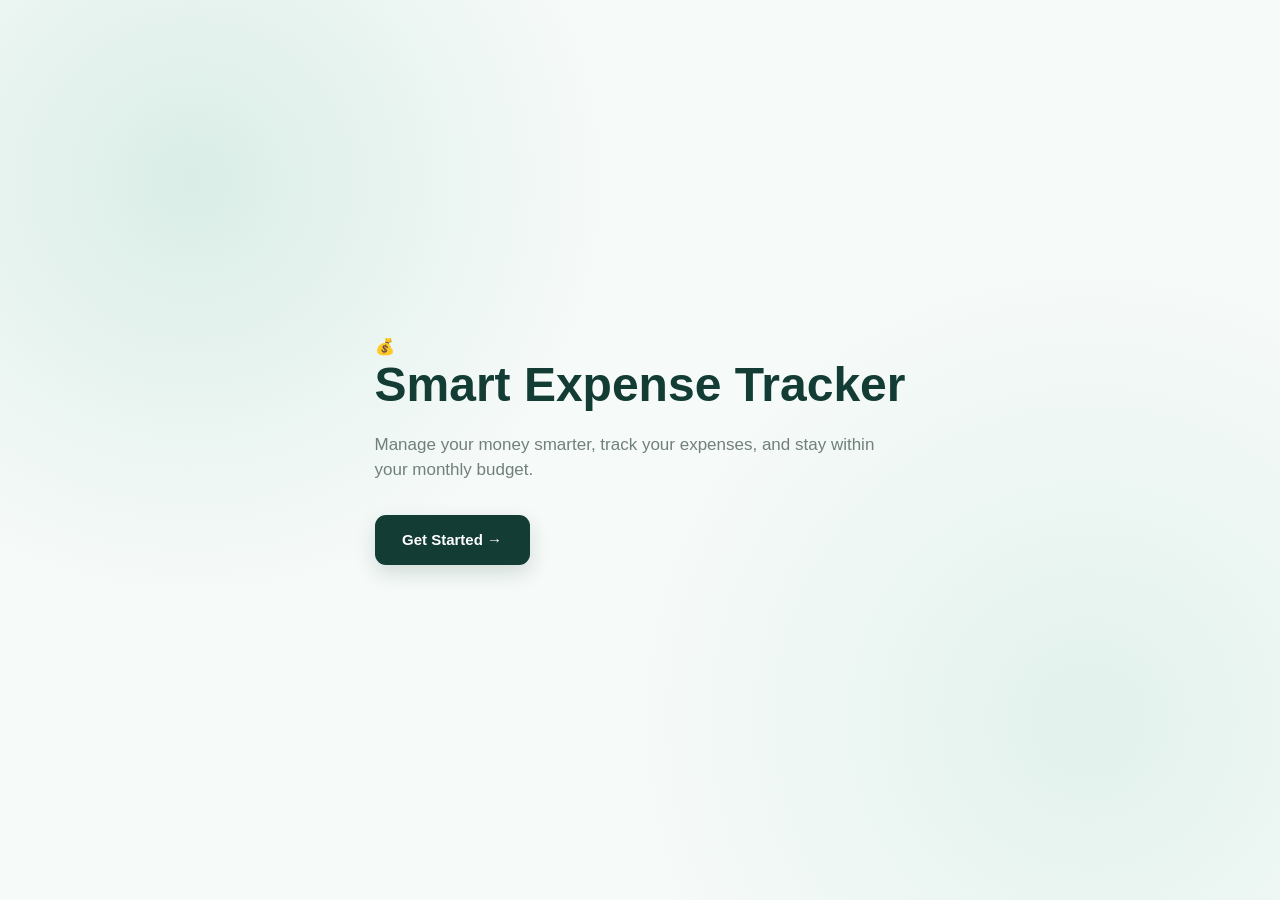
<file: index.html>
<!doctype html>
<html lang="en">
  <head>
    <meta charset="UTF-8" />
    <meta name="viewport" content="width=device-width, initial-scale=1.0" />

    <title>Smart Expense Tracker</title>

    <link rel="stylesheet" href="Style.css" />
  </head>

  <body>
    <!-- =========================
         LANDING PAGE
    ========================== -->

    <section class="landing-page">
      <div class="landing-content">
        <!-- App Logo -->
        <div class="app-logo">💰</div>

        <h1>Smart Expense Tracker</h1>

        <p>
          Manage your money smarter, track your expenses, and stay within your
          monthly budget.
        </p>

        <!-- Link styled as a button -->
        <a href="setup.html" class="primary-btn"> Get Started → </a>
      </div>
    </section>
  </body>
</html>
</file>
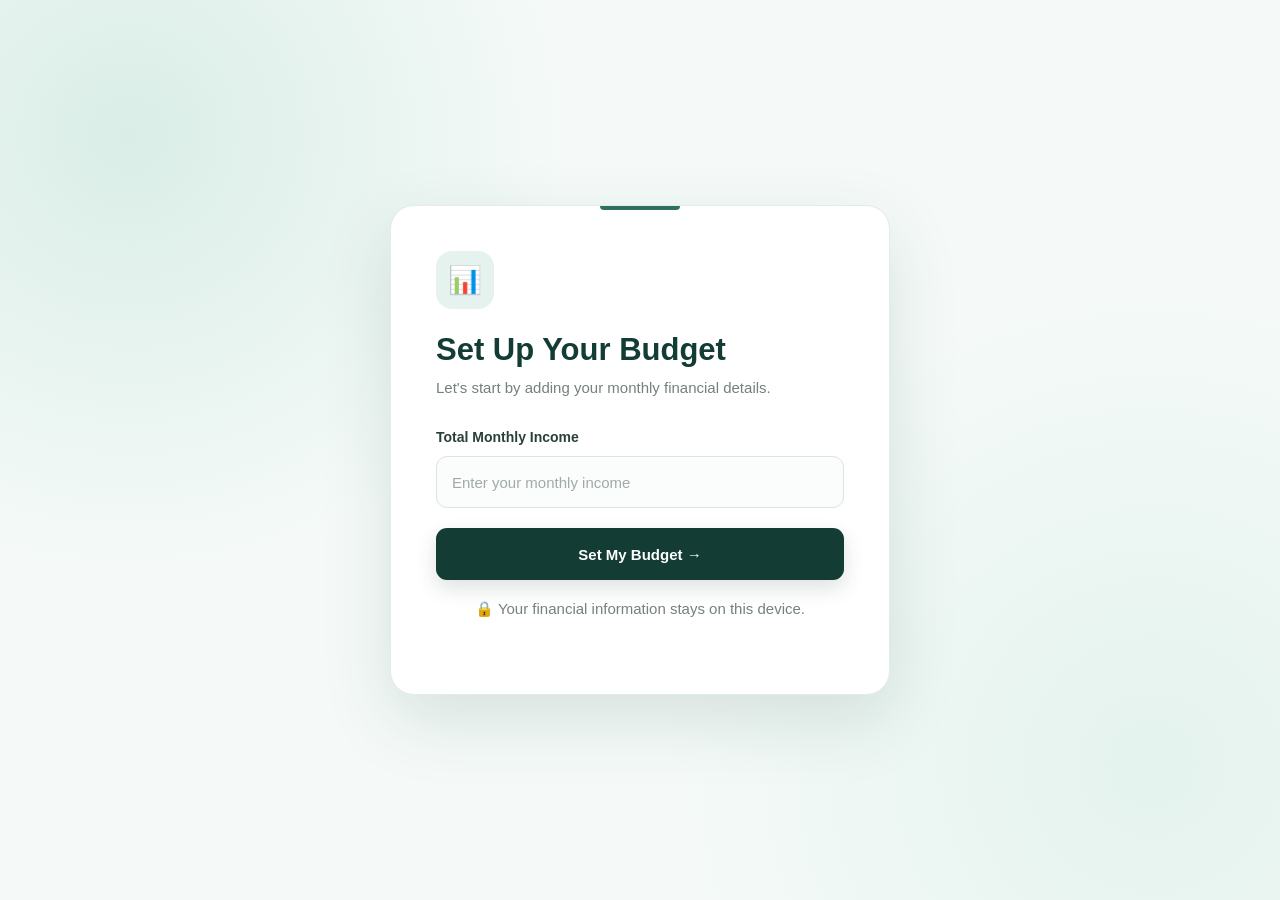
<file: setup.html>
<!doctype html>
<html lang="en">
  <head>
    <meta charset="UTF-8" />
    <meta name="viewport" content="width=device-width, initial-scale=1.0" />

    <title>Set Up Your Budget</title>

    <link rel="stylesheet" href="Style.css" />
  </head>

  <body class="setup-page">
    <div class="setup-container">
      <!-- Logo -->
      <div class="setup-logo">📊</div>

      <!-- Heading -->
      <h1>Set Up Your Budget</h1>

      <p class="setup-description">
        Let's start by adding your monthly financial details.
      </p>

      <!-- Budget Form -->
      <form id="budgetForm" action="dashboard.html" method="get">
        <!-- Monthly Income -->
        <div class="form-group">
          <label for="monthlyIncome"> Total Monthly Income </label>

          <input
            type="number"
            id="monthlyIncome"
            name="monthlyIncome"
            placeholder="Enter your monthly income"
            min="1"
            required
          />
        </div>

        <!-- Button -->
        <button type="submit" id="budgetButton">Set My Budget →</button>
      </form>

      <p class="setup-note">
        🔒 Your financial information stays on this device.
      </p>
    </div>

    <!-- Setup Page JavaScript -->
    <script>
      const budgetForm = document.getElementById("budgetForm");

      budgetForm.addEventListener("submit", function (event) {
        event.preventDefault();

        const incomeInput = document.getElementById("monthlyIncome");

        const income = Number(incomeInput.value);

        /* Validate income */

        if (income <= 0 || isNaN(income)) {
          alert("Please enter a valid monthly income.");

          return;
        }

        /* Save income */

        localStorage.setItem("monthlyIncome", income);

        /* Move to dashboard */

        window.location.href = "dashboard.html";
      });
    </script>
  </body>
</html>
</file>
<file: Style.css>
/* =========================================================
   SMART EXPENSE TRACKER
   COMPLETE STYLE.CSS
========================================================= */

/* =========================================================
   1. RESET
========================================================= */

* {
  margin: 0;
  padding: 0;
  box-sizing: border-box;
}

html {
  scroll-behavior: smooth;
}

body {
  font-family: "Segoe UI", Arial, Helvetica, sans-serif;
  color: #19352f;
  background: #f4f8f6;
  line-height: 1.5;
}

/* =========================================================
   2. COMMON
========================================================= */

button,
input,
select {
  font-family: inherit;
}

button {
  cursor: pointer;
}

a {
  text-decoration: none;
}

/* =========================================================
   3. LANDING PAGE
========================================================= */

body:has(a[href="setup.html"]) {
  min-height: 100vh;
  background:
    radial-gradient(
      circle at 15% 20%,
      rgba(184, 222, 210, 0.45),
      transparent 32%
    ),
    radial-gradient(
      circle at 85% 80%,
      rgba(210, 235, 226, 0.55),
      transparent 35%
    ),
    #f6faf8;
}

/* Main landing section */

.landing-page {
  min-height: 100vh;

  display: flex;
  align-items: center;
  justify-content: center;

  padding: 40px;
}

/* Landing card */

.landing-container {
  width: 100%;
  max-width: 1050px;

  min-height: 560px;

  display: grid;
  grid-template-columns: 1.05fr 0.95fr;

  background: #ffffff;

  border-radius: 28px;

  overflow: hidden;

  box-shadow: 0 25px 70px rgba(18, 60, 52, 0.12);

  border: 1px solid #e4eeea;
}

/* Landing left side */

.landing-content {
  padding: 70px;

  display: flex;
  flex-direction: column;
  justify-content: center;
}

/* Logo */

.logo {
  width: 60px;
  height: 60px;

  display: flex;
  align-items: center;
  justify-content: center;

  background: #e5f2ed;

  border-radius: 17px;

  font-size: 28px;

  margin-bottom: 28px;
}

/* Landing heading */

.landing-content h1 {
  color: #123c34;

  font-size: 48px;

  line-height: 1.1;

  margin-bottom: 20px;
}

.landing-content h1 span {
  color: #2f6f62;
}

/* Landing description */

.landing-content p {
  color: #71807b;

  font-size: 17px;

  max-width: 520px;

  margin-bottom: 32px;
}

/* =========================================================
   GET STARTED BUTTON
========================================================= */

.get-started-btn,
a[href="setup.html"] {
  display: inline-flex;

  align-items: center;
  justify-content: center;

  gap: 10px;

  width: fit-content;

  min-width: 155px;

  padding: 14px 24px;

  border: none;

  border-radius: 11px;

  background: #123c34;

  color: #ffffff !important;

  font-size: 15px;

  font-weight: 600;

  transition: all 0.25s ease;

  box-shadow: 0 8px 20px rgba(18, 60, 52, 0.16);
}

.get-started-btn:hover,
a[href="setup.html"]:hover {
  background: #2f6f62;

  color: #ffffff !important;

  transform: translateY(-2px);

  box-shadow: 0 12px 25px rgba(18, 60, 52, 0.22);
}

/* Landing right side */

.landing-image {
  min-height: 560px;

  background: linear-gradient(145deg, #dceee8, #eef7f3);

  display: flex;

  align-items: center;

  justify-content: center;

  position: relative;
}

/* Decorative shapes */

.landing-image::before {
  content: "";

  width: 240px;
  height: 240px;

  border-radius: 50%;

  background: rgba(255, 255, 255, 0.55);

  position: absolute;
}

.landing-image::after {
  content: "";

  width: 140px;
  height: 140px;

  border-radius: 28px;

  background: rgba(47, 111, 98, 0.12);

  position: absolute;

  transform: rotate(20deg);
}

.landing-icon {
  position: relative;

  z-index: 2;

  font-size: 105px;
}

/* =========================================================
   4. SETUP PAGE
========================================================= */

/*
   This selector also works with your existing setup.html
   even if it does NOT have a setup-page class.
*/

body:has(#budgetForm) {
  min-height: 100vh;

  background:
    radial-gradient(
      circle at 10% 15%,
      rgba(185, 222, 211, 0.45),
      transparent 32%
    ),
    radial-gradient(
      circle at 90% 85%,
      rgba(211, 235, 226, 0.5),
      transparent 35%
    ),
    #f5faf8;
}

/* Setup page */

.setup-page {
  min-height: 100vh;

  display: flex;

  align-items: center;

  justify-content: center;

  padding: 30px;
}

/* Existing setup body without setup-page class */

body:has(#budgetForm) {
  display: flex;

  align-items: center;

  justify-content: center;

  padding: 30px;
}

/* Setup card */

.setup-container {
  width: 100%;

  max-width: 500px;

  background: #ffffff;

  padding: 45px;

  border-radius: 24px;

  border: 1px solid #e2ece8;

  box-shadow: 0 25px 70px rgba(18, 60, 52, 0.13);

  position: relative;
}

/* Top decorative line */

.setup-container::before {
  content: "";

  position: absolute;

  top: 0;

  left: 50%;

  transform: translateX(-50%);

  width: 80px;

  height: 4px;

  background: #2f6f62;

  border-radius: 0 0 10px 10px;
}

/* Setup logo */

.setup-logo {
  width: 58px;

  height: 58px;

  display: flex;

  align-items: center;

  justify-content: center;

  background: #e6f2ee;

  border-radius: 16px;

  font-size: 27px;

  margin-bottom: 22px;
}

/* Setup title */

.setup-container h1 {
  color: #123c34;

  font-size: 31px;

  line-height: 1.2;

  margin-bottom: 8px;
}

/* Setup paragraph */

.setup-container > p,
.setup-description {
  color: #74817c;

  font-size: 15px;

  margin-bottom: 28px;
}

/* Setup form */

.setup-form,
#budgetForm {
  width: 100%;
}

/* Form groups */

.setup-form .form-group,
#budgetForm .form-group {
  margin-bottom: 20px;
}

/* Labels */

.setup-form label,
#budgetForm label {
  display: block;

  color: #294039;

  font-size: 14px;

  font-weight: 600;

  margin-bottom: 8px;
}

/* Setup inputs */

.setup-form input,
#budgetForm input {
  width: 100%;

  height: 52px;

  padding: 0 15px;

  border: 1px solid #d9e5e0;

  border-radius: 11px;

  background: #fbfcfc;

  color: #26332f;

  font-size: 15px;

  transition: all 0.2s ease;
}

.setup-form input:hover,
#budgetForm input:hover {
  border-color: #b8cec6;
}

.setup-form input:focus,
#budgetForm input:focus {
  outline: none;

  background: #ffffff;

  border-color: #2f6f62;

  box-shadow: 0 0 0 4px rgba(47, 111, 98, 0.1);
}

.setup-form input::placeholder,
#budgetForm input::placeholder {
  color: #a0aaa6;
}

/* Number input arrows */

#budgetForm input[type="number"]::-webkit-inner-spin-button,
#budgetForm input[type="number"]::-webkit-outer-spin-button {
  -webkit-appearance: none;
  margin: 0;
}

/* =========================================================
   SETUP BUTTON
========================================================= */

.setup-btn,
#budgetForm button {
  width: 100%;

  height: 52px;

  border: none;

  border-radius: 11px;

  background: #123c34;

  color: #ffffff;

  font-size: 15px;

  font-weight: 600;

  transition: all 0.25s ease;

  box-shadow: 0 8px 20px rgba(18, 60, 52, 0.15);
}

.setup-btn:hover,
#budgetForm button:hover {
  background: #2f6f62;

  transform: translateY(-2px);

  box-shadow: 0 12px 25px rgba(18, 60, 52, 0.2);
}

/* Remove old fixed expense field if it still exists */

#budgetForm .form-group:nth-child(2) {
  display: none;
}

/* Security note */

.setup-note {
  text-align: center;

  color: #899590;

  font-size: 12px;

  margin-top: 18px;
}

/* =========================================================
   5. DASHBOARD PAGE
========================================================= */

.dashboard-page {
  min-height: 100vh;

  background: #f4f8f6;
}

/* =========================================================
   6. DASHBOARD HEADER
========================================================= */

.dashboard-header {
  background: linear-gradient(135deg, #123c34, #1d5146);

  color: #ffffff;

  padding: 30px 7%;

  display: flex;

  align-items: center;

  justify-content: space-between;

  box-shadow: 0 5px 20px rgba(18, 60, 52, 0.12);
}

.dashboard-header h1 {
  font-size: 29px;

  font-weight: 700;

  letter-spacing: 0.2px;
}

.dashboard-header p {
  color: #d6e6e1;

  margin-top: 5px;

  font-size: 14px;
}

/* =========================================================
   7. DASHBOARD MAIN
========================================================= */

.dashboard-page main {
  width: 90%;

  max-width: 1250px;

  margin: 35px auto 50px;
}

/* =========================================================
   8. SUMMARY SECTION
========================================================= */

.summary-section {
  background: transparent;

  padding: 0;

  margin: 0 0 25px;

  box-shadow: none;

  display: grid;

  grid-template-columns: repeat(3, 1fr);

  gap: 20px;
}

/* Summary cards */

.summary-card {
  background: #ffffff;

  border: 1px solid #e3ece8;

  border-radius: 17px;

  padding: 24px;

  min-height: 125px;

  display: flex;

  align-items: center;

  gap: 16px;

  box-shadow: 0 8px 25px rgba(20, 50, 44, 0.06);

  transition: all 0.2s ease;
}

.summary-card:hover {
  transform: translateY(-3px);

  box-shadow: 0 12px 30px rgba(20, 50, 44, 0.09);
}

/* Card icons */

.card-icon {
  width: 52px;

  height: 52px;

  flex-shrink: 0;

  display: flex;

  align-items: center;

  justify-content: center;

  border-radius: 14px;

  background: #e8f3ef;

  font-size: 24px;
}

/* Summary label */

.summary-card p {
  color: #7a8782;

  font-size: 13px;

  margin-bottom: 5px;
}

/* Summary amount */

.summary-card h2 {
  color: #123c34;

  font-size: 25px;

  font-weight: 700;
}

/* Different card accents */

.income-card .card-icon {
  background: #e5f3eb;
}

.expense-card .card-icon {
  background: #f8ece8;
}

.balance-card .card-icon {
  background: #e7f0f6;
}

/* =========================================================
   9. GENERAL DASHBOARD SECTIONS
========================================================= */

.dashboard-page main > section:not(.summary-section) {
  background: #ffffff;

  border: 1px solid #e3ece8;

  border-radius: 17px;

  padding: 27px;

  margin-bottom: 25px;

  box-shadow: 0 7px 24px rgba(20, 50, 44, 0.055);
}

/* Section heading */

.section-heading {
  display: flex;

  align-items: center;

  justify-content: space-between;

  margin-bottom: 22px;
}

.section-heading h2 {
  color: #123c34;

  font-size: 21px;

  font-weight: 700;
}

.section-heading p {
  color: #7b8782;

  font-size: 13px;

  margin-top: 4px;
}

/* =========================================================
   10. FORM LAYOUT
========================================================= */

.expense-form {
  display: grid;

  grid-template-columns: repeat(2, 1fr);

  gap: 18px 20px;
}

/* Expense form group */

.expense-form .form-group {
  margin-bottom: 0;
}

/* Full width bill field */

.expense-form .form-group:last-of-type {
  grid-column: 1 / -1;
}

/* Add expense button */

.expense-form .add-expense-btn {
  grid-column: 1 / -1;

  justify-self: start;
}

/* =========================================================
   11. FORM CONTROLS
========================================================= */

.form-group label {
  display: block;

  color: #344640;

  font-size: 13px;

  font-weight: 600;

  margin-bottom: 7px;
}

.form-group input,
.form-group select {
  width: 100%;

  min-height: 45px;

  padding: 11px 13px;

  border: 1px solid #d9e4df;

  border-radius: 10px;

  background: #fbfcfc;

  color: #26332f;

  font-size: 14px;

  transition: all 0.2s ease;
}

.form-group input:focus,
.form-group select:focus {
  outline: none;

  border-color: #2f6f62;

  background: #ffffff;

  box-shadow: 0 0 0 3px rgba(47, 111, 98, 0.09);
}

/* =========================================================
   12. FILE / BILL INPUT
========================================================= */

input[type="file"] {
  padding: 8px;

  cursor: pointer;

  background: #fbfcfc;
}

input[type="file"]::file-selector-button {
  border: none;

  background: #e5f0ec;

  color: #123c34;

  padding: 8px 13px;

  border-radius: 8px;

  margin-right: 10px;

  font-size: 12px;

  font-weight: 600;

  cursor: pointer;
}

.form-group small {
  display: block;

  margin-top: 6px;

  color: #85918c;

  font-size: 12px;
}

/* =========================================================
   13. MAIN BUTTON
========================================================= */

.add-expense-btn {
  border: none;

  background: #123c34;

  color: #ffffff;

  padding: 12px 22px;

  border-radius: 10px;

  font-size: 14px;

  font-weight: 600;

  transition: all 0.2s ease;

  box-shadow: 0 6px 15px rgba(18, 60, 52, 0.13);
}

.add-expense-btn:hover {
  background: #2f6f62;

  transform: translateY(-2px);
}

/* =========================================================
   14. BUDGET WARNING
========================================================= */

.budget-warning {
  background: #ffffff;
}

.budget-status-card {
  display: flex;

  align-items: center;

  gap: 15px;

  padding: 18px 20px;

  border-radius: 13px;

  background: linear-gradient(135deg, #f3f8f5, #f8fbfa);

  border: 1px solid #e0ebe6;
}

.budget-status-icon {
  width: 47px;

  height: 47px;

  flex-shrink: 0;

  display: flex;

  align-items: center;

  justify-content: center;

  border-radius: 50%;

  background: #e4f0eb;

  font-size: 21px;
}

.budget-status-card h3 {
  color: #123c34;

  font-size: 17px;

  margin-bottom: 3px;
}

.budget-status-card p {
  color: #737f7a;

  font-size: 13px;
}

/* =========================================================
   15. CATEGORY BUDGET
========================================================= */

.budget-limit-form {
  display: grid;

  grid-template-columns: 1fr 1fr auto;

  align-items: end;

  gap: 18px;
}

.budget-limit-list {
  display: grid;

  grid-template-columns: repeat(3, 1fr);

  gap: 15px;

  margin-top: 22px;
}

.budget-card {
  background: #f8faf9;

  border: 1px solid #e0eae6;

  border-radius: 13px;

  padding: 18px;

  transition: 0.2s ease;
}

.budget-card:hover {
  transform: translateY(-2px);

  box-shadow: 0 7px 18px rgba(20, 50, 44, 0.07);
}

.budget-card h3 {
  color: #123c34;

  font-size: 16px;

  margin-bottom: 10px;
}

.budget-card p {
  color: #727f79;

  font-size: 13px;

  margin-bottom: 4px;
}

.budget-remaining {
  color: #2f6f62 !important;

  font-weight: 600;
}

.budget-exceeded {
  color: #c44949 !important;

  font-weight: 600;
}

/* =========================================================
   16. SEARCH AND FILTER
========================================================= */

.search-filter {
  display: flex;

  gap: 15px;

  margin-bottom: 20px;
}

.search-filter input {
  flex: 1;

  min-height: 45px;

  padding: 11px 14px;

  border: 1px solid #d9e4df;

  border-radius: 10px;

  background: #fbfcfc;

  font-size: 14px;
}

.search-filter input:focus {
  outline: none;

  border-color: #2f6f62;

  box-shadow: 0 0 0 3px rgba(47, 111, 98, 0.09);
}

.search-filter select {
  width: 220px;

  min-height: 45px;

  padding: 10px 13px;

  border: 1px solid #d9e4df;

  border-radius: 10px;

  background: #fbfcfc;

  color: #26332f;
}

/* =========================================================
   17. EXPENSE TABLE
========================================================= */

.table-container {
  width: 100%;

  overflow-x: auto;
}

table {
  width: 100%;

  border-collapse: separate;

  border-spacing: 0;

  min-width: 700px;
}

thead {
  background: #edf4f1;
}

th {
  padding: 14px 15px;

  text-align: left;

  color: #456058;

  font-size: 12px;

  font-weight: 700;

  border-bottom: 1px solid #dfe9e5;
}

th:first-child {
  border-radius: 9px 0 0 9px;
}

th:last-child {
  border-radius: 0 9px 9px 0;
}

td {
  padding: 14px 15px;

  color: #53615c;

  font-size: 13px;

  border-bottom: 1px solid #edf1ef;
}

tbody tr {
  transition: 0.15s ease;
}

tbody tr:hover {
  background: #f8fbfa;
}

/* =========================================================
   18. DELETE BUTTON
========================================================= */

.delete-btn {
  border: none;

  background: #f9e8e8;

  color: #c44949;

  padding: 8px 12px;

  border-radius: 8px;

  font-size: 12px;

  font-weight: 600;

  transition: 0.2s ease;
}

.delete-btn:hover {
  background: #f2d4d4;

  transform: translateY(-1px);
}

/* =========================================================
   19. BILL BUTTON
========================================================= */

.bill-btn {
  border: none;

  background: #2f6f62;

  color: #ffffff;

  padding: 8px 12px;

  border-radius: 8px;

  font-size: 12px;

  font-weight: 600;

  transition: all 0.2s ease;
}

.bill-btn:hover {
  background: #123c34;

  transform: translateY(-1px);
}

/* =========================================================
   20. BILL MODAL
========================================================= */

.bill-modal {
  position: fixed;

  inset: 0;

  z-index: 9999;

  background: rgba(10, 30, 26, 0.78);

  display: flex;

  align-items: center;

  justify-content: center;

  padding: 30px;

  backdrop-filter: blur(4px);
}

.bill-preview {
  max-width: 90%;

  max-height: 85vh;

  object-fit: contain;

  border-radius: 14px;

  background: #ffffff;

  padding: 5px;

  box-shadow: 0 20px 60px rgba(0, 0, 0, 0.35);
}

.close-bill-btn {
  position: absolute;

  top: 22px;

  right: 25px;

  width: 43px;

  height: 43px;

  border: none;

  border-radius: 50%;

  background: #ffffff;

  color: #123c34;

  font-size: 19px;

  font-weight: 700;

  display: flex;

  align-items: center;

  justify-content: center;

  transition: 0.2s ease;
}

.close-bill-btn:hover {
  background: #e8f0ed;

  transform: rotate(90deg);
}

/* =========================================================
   21. MONTHLY HISTORY
========================================================= */

.monthly-history {
  display: grid;

  grid-template-columns: repeat(4, 1fr);

  gap: 15px;
}

.history-card {
  padding: 18px;

  background: linear-gradient(145deg, #f7faf9, #ffffff);

  border: 1px solid #e0eae6;

  border-radius: 13px;

  transition: 0.2s ease;
}

.history-card:hover {
  transform: translateY(-2px);

  box-shadow: 0 7px 18px rgba(20, 50, 44, 0.06);
}

.history-card h3 {
  color: #123c34;

  font-size: 15px;

  margin-bottom: 8px;
}

.history-card p {
  color: #2f6f62;

  font-size: 19px;

  font-weight: 700;
}

/* =========================================================
   22. CHART
========================================================= */

.chart-header {
  margin-bottom: 20px;
}

.chart-header h2 {
  color: #123c34;

  font-size: 21px;
}

.chart-header p {
  color: #7b8490;

  font-size: 13px;

  margin-top: 4px;
}

.chart-container {
  position: relative;

  width: 100%;

  height: 350px;

  padding: 10px;
}

/* =========================================================
   23. FOOTER
========================================================= */

footer {
  width: 100%;

  padding: 25px 20px;

  text-align: center;

  background: #123c34;

  color: #d7e5e0;

  font-size: 12px;
}

footer p {
  margin: 0;
}

/* =========================================================
   24. EMPTY MESSAGE
========================================================= */

.empty-message {
  text-align: center;

  color: #8a9590;

  padding: 25px;

  font-size: 14px;
}

/* =========================================================
   25. SCROLLBAR
========================================================= */

::-webkit-scrollbar {
  width: 8px;

  height: 8px;
}

::-webkit-scrollbar-track {
  background: #edf3f0;
}

::-webkit-scrollbar-thumb {
  background: #b6c9c2;

  border-radius: 10px;
}

::-webkit-scrollbar-thumb:hover {
  background: #8da79d;
}

/* =========================================================
   26. TABLET
========================================================= */

@media (max-width: 900px) {
  .landing-container {
    grid-template-columns: 1fr;

    max-width: 650px;
  }

  .landing-image {
    min-height: 250px;
  }

  .landing-content {
    padding: 50px;
  }

  .summary-section {
    grid-template-columns: 1fr;
  }

  .budget-limit-list {
    grid-template-columns: repeat(2, 1fr);
  }

  .budget-limit-form {
    grid-template-columns: 1fr 1fr;
  }

  .monthly-history {
    grid-template-columns: repeat(2, 1fr);
  }
}

/* =========================================================
   27. MOBILE
========================================================= */

@media (max-width: 600px) {
  body:has(#budgetForm) {
    padding: 15px;
  }

  /* ---------- LANDING ---------- */

  .landing-page {
    padding: 15px;
  }

  .landing-container {
    border-radius: 20px;
  }

  .landing-content {
    padding: 40px 25px;
  }

  .landing-content h1 {
    font-size: 35px;
  }

  .landing-content p {
    font-size: 14px;
  }

  .landing-image {
    min-height: 200px;
  }

  .landing-icon {
    font-size: 80px;
  }

  /* ---------- SETUP ---------- */

  .setup-page {
    padding: 15px;
  }

  .setup-container {
    padding: 32px 22px;

    border-radius: 18px;
  }

  .setup-container h1 {
    font-size: 27px;
  }

  /* ---------- DASHBOARD HEADER ---------- */

  .dashboard-header {
    padding: 23px 20px;
  }

  .dashboard-header h1 {
    font-size: 23px;
  }

  .dashboard-header p {
    font-size: 12px;
  }

  /* ---------- MAIN ---------- */

  .dashboard-page main {
    width: 94%;

    margin-top: 20px;
  }

  /* ---------- SUMMARY ---------- */

  .summary-section {
    grid-template-columns: 1fr;

    gap: 12px;
  }

  .summary-card {
    min-height: 105px;

    padding: 19px;
  }

  .summary-card h2 {
    font-size: 23px;
  }

  /* ---------- SECTIONS ---------- */

  .dashboard-page main > section:not(.summary-section) {
    padding: 19px;

    border-radius: 14px;
  }

  /* ---------- SECTION HEADING ---------- */

  .section-heading {
    display: block;
  }

  /* ---------- EXPENSE FORM ---------- */

  .expense-form {
    grid-template-columns: 1fr;

    gap: 0;
  }

  .expense-form .form-group {
    margin-bottom: 17px;
  }

  .expense-form .form-group:last-of-type {
    grid-column: auto;
  }

  .expense-form .add-expense-btn {
    grid-column: auto;

    width: 100%;
  }

  /* ---------- CATEGORY BUDGET ---------- */

  .budget-limit-form {
    grid-template-columns: 1fr;

    gap: 0;
  }

  .budget-limit-form button {
    width: 100%;
  }

  .budget-limit-list {
    grid-template-columns: 1fr;
  }

  /* ---------- SEARCH ---------- */

  .search-filter {
    flex-direction: column;
  }

  .search-filter select {
    width: 100%;
  }

  /* ---------- HISTORY ---------- */

  .monthly-history {
    grid-template-columns: 1fr;
  }

  /* ---------- CHART ---------- */

  .chart-container {
    height: 280px;

    padding: 0;
  }

  /* ---------- BILL ---------- */

  .bill-modal {
    padding: 15px;
  }

  .bill-preview {
    max-width: 96%;

    max-height: 80vh;
  }

  .close-bill-btn {
    top: 12px;

    right: 12px;

    width: 40px;

    height: 40px;
  }

  /* ---------- TABLE ---------- */

  .table-container {
    margin-left: -3px;

    margin-right: -3px;
  }
}

/* =========================================================
   28. VERY SMALL MOBILE
========================================================= */

@media (max-width: 380px) {
  .landing-content h1 {
    font-size: 30px;
  }

  .setup-container {
    padding: 27px 18px;
  }

  .setup-container h1 {
    font-size: 24px;
  }

  .summary-card h2 {
    font-size: 21px;
  }
}
</file>
